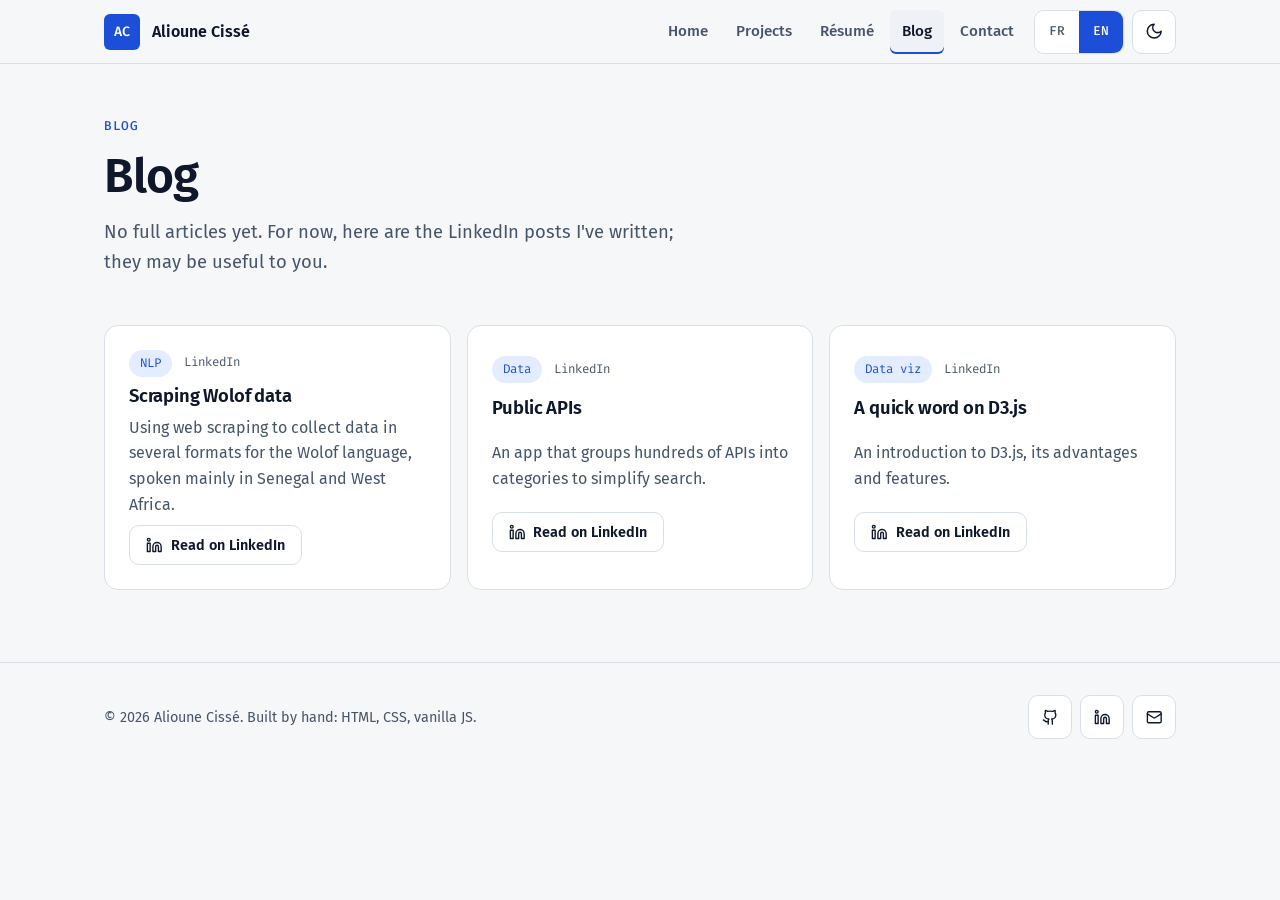
<file: blogs.html>
<!DOCTYPE html>
<html lang="fr" data-theme="light">
<head>
  <meta charset="UTF-8">
  <meta name="viewport" content="width=device-width, initial-scale=1">
  <title data-i18n="title.blog">Blog — Alioune Cissé</title>
  <meta name="description" content="Publications d'Alioune Cissé sur le webscraping, les APIs publiques et D3.js.">
  <meta name="theme-color" content="#f6f7f9">
  <script>
    (function () {
      var t = null; try { t = localStorage.getItem("theme"); } catch (e) {}
      if (!t) t = window.matchMedia && matchMedia("(prefers-color-scheme: dark)").matches ? "dark" : "light";
      document.documentElement.setAttribute("data-theme", t);
    })();
  </script>
  <link rel="preconnect" href="https://fonts.googleapis.com">
  <link rel="preconnect" href="https://fonts.gstatic.com" crossorigin>
  <link rel="stylesheet" href="https://fonts.googleapis.com/css2?family=Fira+Code:wght@400;500;600&family=Fira+Sans:wght@400;500;600&display=swap">
  <link rel="stylesheet" href="css/style.css">
  <script async src="https://www.googletagmanager.com/gtag/js?id=G-WHPZN4WTHK"></script>
  <script>
    window.dataLayer = window.dataLayer || [];
    function gtag(){dataLayer.push(arguments);}
    gtag('js', new Date());
    gtag('config', 'G-WHPZN4WTHK');
  </script>
</head>
<body>
  <a class="skip-link" href="#main" data-i18n="skip">Aller au contenu</a>

  <header class="site-header">
    <div class="wrap">
      <a class="brand" href="index.html" aria-label="Alioune Cissé">
        <span class="brand-mark" aria-hidden="true">AC</span>
        <span class="brand-name">Alioune Cissé</span>
      </a>
      <nav class="nav" aria-label="Navigation principale" data-i18n-attr="aria-label:nav.main">
        <div class="nav-links">
          <a href="index.html" data-i18n="nav.home">Accueil</a>
          <a href="portfolio.html" data-i18n="nav.projects">Projets</a>
          <a href="cv.html" data-i18n="nav.cv">CV</a>
          <a href="blogs.html" aria-current="page" data-i18n="nav.blog">Blog</a>
          <a href="index.html#contact" data-i18n="nav.contact">Contact</a>
        </div>
        <div class="seg" role="group" aria-label="Langue" data-i18n-attr="aria-label:ui.lang">
          <button type="button" data-lang="fr" aria-pressed="true" lang="fr">FR</button>
          <button type="button" data-lang="en" aria-pressed="false" lang="en">EN</button>
        </div>
        <button type="button" class="btn-icon theme-toggle" aria-label="Basculer entre thème clair et sombre" data-i18n-attr="aria-label:ui.theme"></button>
        <button type="button" class="menu-btn" aria-expanded="false" aria-controls="mobile-menu" aria-label="Menu" data-i18n-attr="aria-label:nav.menu"><svg class="icon" viewBox="0 0 24 24" aria-hidden="true"></svg></button>
      </nav>
    </div>
    <div class="mobile-menu" id="mobile-menu">
      <a href="index.html" data-i18n="nav.home">Accueil</a>
      <a href="portfolio.html" data-i18n="nav.projects">Projets</a>
      <a href="cv.html" data-i18n="nav.cv">CV</a>
      <a href="blogs.html" aria-current="page" data-i18n="nav.blog">Blog</a>
      <a href="index.html#contact" data-i18n="nav.contact">Contact</a>
    </div>
  </header>

  <main id="main">
    <div class="wrap">
      <div class="page-head">
        <p class="eyebrow" data-i18n="nav.blog">Blog</p>
        <h1 data-i18n="blog.h1">Blog</h1>
        <p class="lead" data-i18n="blog.lead">Pas encore d'articles complets. Voici en attendant les publications LinkedIn que j'ai écrites ; elles pourraient vous être utiles.</p>
      </div>
      <section class="section" style="padding-top:var(--s6)" aria-label="Blog">
        <div class="grid grid-3">
        <article class="card post">
          <div class="meta"><span class="chip chip-accent">NLP</span><span>LinkedIn</span></div>
          <h3><a href="https://www.linkedin.com/posts/alioune-cisse-a811a416b_ia-saeznaezgal-wolofs-activity-6928353480084471808-L5K1" target="_blank" rel="noopener" data-i18n="b1.t">Webscraping de données wolof</a></h3>
          <p data-i18n="b1.d">Utilisation du webscraping pour collecter des données de différents formats de la langue wolof, parlée en Afrique de l'Ouest, principalement au Sénégal.</p>
          <div><a class="btn btn-sm" href="https://www.linkedin.com/posts/alioune-cisse-a811a416b_ia-saeznaezgal-wolofs-activity-6928353480084471808-L5K1" target="_blank" rel="noopener" data-icon="linkedin"><span data-i18n="blog.read">Lire sur LinkedIn</span></a></div>
        </article>
        <article class="card post">
          <div class="meta"><span class="chip chip-accent">Data</span><span>LinkedIn</span></div>
          <h3><a href="https://www.linkedin.com/posts/alioune-cisse-a811a416b_api-data-python-activity-6977930952748498944--QiF" target="_blank" rel="noopener" data-i18n="b2.t">APIs publiques</a></h3>
          <p data-i18n="b2.d">Application qui regroupe des centaines d'APIs en catégories pour simplifier la recherche.</p>
          <div><a class="btn btn-sm" href="https://www.linkedin.com/posts/alioune-cisse-a811a416b_api-data-python-activity-6977930952748498944--QiF" target="_blank" rel="noopener" data-icon="linkedin"><span data-i18n="blog.read">Lire sur LinkedIn</span></a></div>
        </article>
        <article class="card post">
          <div class="meta"><span class="chip chip-accent">Data viz</span><span>LinkedIn</span></div>
          <h3><a href="https://www.linkedin.com/posts/alioune-cisse-a811a416b_javascript-d3js-activity-6991422863425626113--kMN" target="_blank" rel="noopener" data-i18n="b3.t">Parlons un peu de D3.js</a></h3>
          <p data-i18n="b3.d">Introduction à D3.js, ses avantages et ses fonctionnalités.</p>
          <div><a class="btn btn-sm" href="https://www.linkedin.com/posts/alioune-cisse-a811a416b_javascript-d3js-activity-6991422863425626113--kMN" target="_blank" rel="noopener" data-icon="linkedin"><span data-i18n="blog.read">Lire sur LinkedIn</span></a></div>
        </article>
        </div>
      </section>
    </div>
  </main>

  <footer class="site-footer">
    <div class="wrap">
      <span data-i18n="footer.copy">© 2026 Alioune Cissé. Fait main : HTML, CSS, JS natif.</span>
      <span class="socials">
        <a class="btn-icon" href="https://github.com/Alioune-Cisse/" target="_blank" rel="noopener" aria-label="GitHub" data-icon="github"></a>
        <a class="btn-icon" href="https://www.linkedin.com/in/alioune-cisse-a811a416b/" target="_blank" rel="noopener" aria-label="LinkedIn" data-icon="linkedin"></a>
        <a class="btn-icon" href="mailto:cissealioune.sn@gmail.com" aria-label="Email" data-icon="mail"></a>
      </span>
    </div>
  </footer>

  <script src="js/i18n.js"></script>
  <script src="js/main.js"></script>
</body>
</html>
</file>
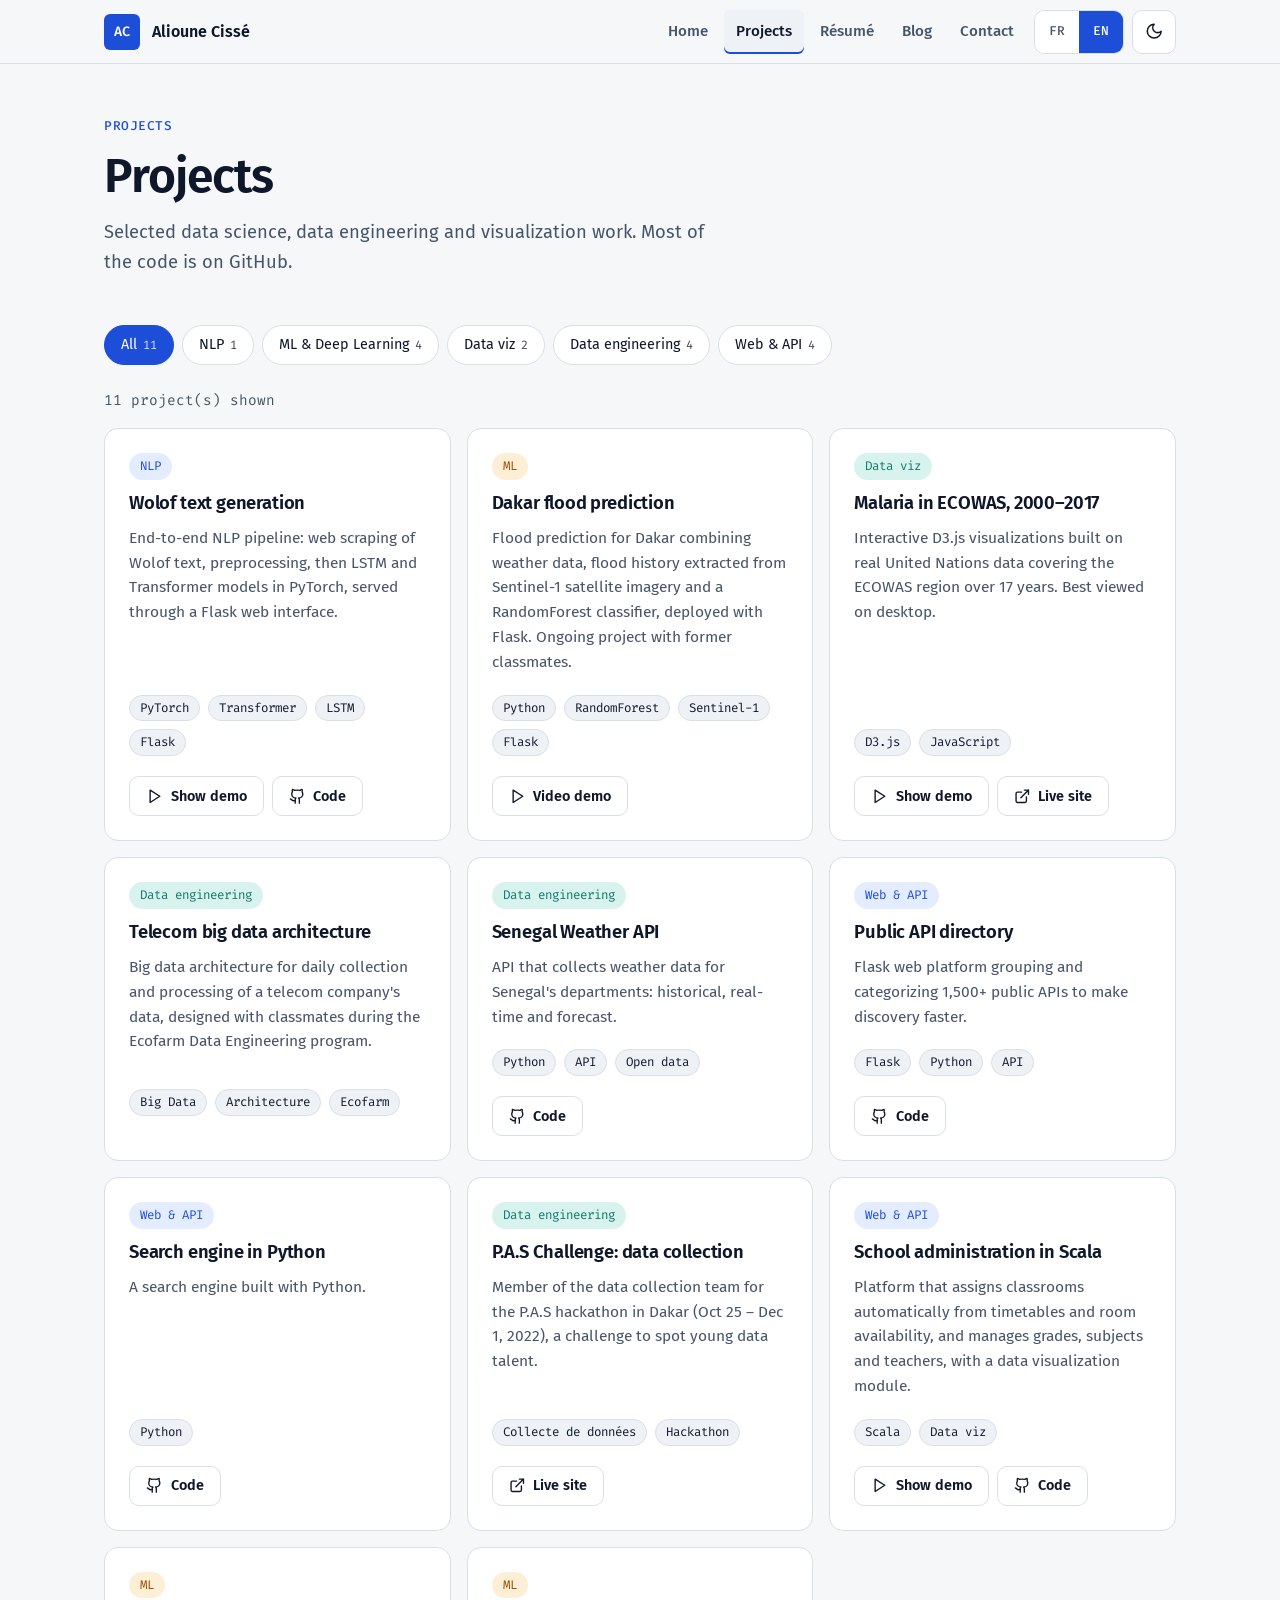
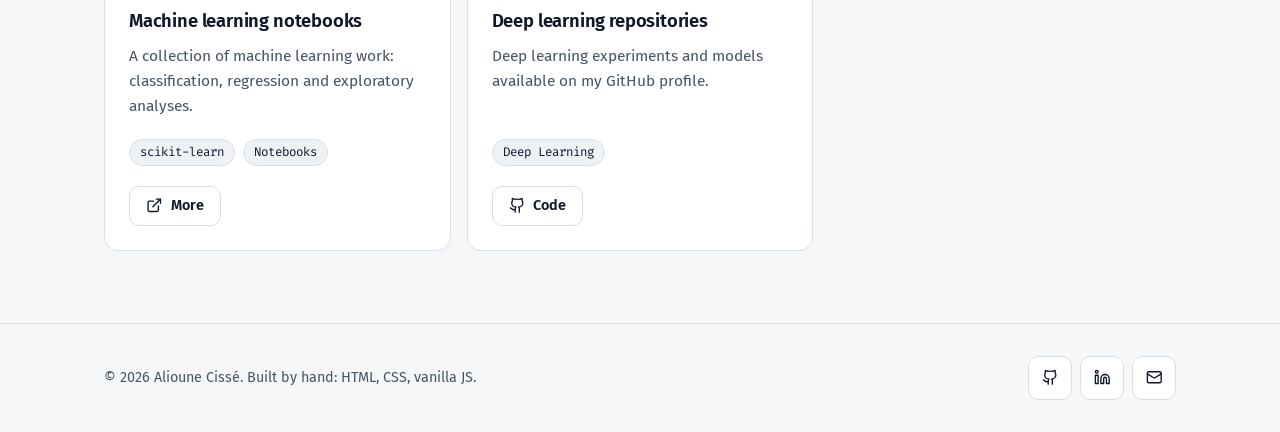
<file: portfolio.html>
<!DOCTYPE html>
<html lang="fr" data-theme="light">
<head>
  <meta charset="UTF-8">
  <meta name="viewport" content="width=device-width, initial-scale=1">
  <title data-i18n="title.projects">Projets — Alioune Cissé</title>
  <meta name="description" content="Projets de data science, machine learning, NLP et data engineering d'Alioune Cissé.">
  <meta name="theme-color" content="#f6f7f9">
  <script>
    (function () {
      var t = null; try { t = localStorage.getItem("theme"); } catch (e) {}
      if (!t) t = window.matchMedia && matchMedia("(prefers-color-scheme: dark)").matches ? "dark" : "light";
      document.documentElement.setAttribute("data-theme", t);
    })();
  </script>
  <link rel="preconnect" href="https://fonts.googleapis.com">
  <link rel="preconnect" href="https://fonts.gstatic.com" crossorigin>
  <link rel="stylesheet" href="https://fonts.googleapis.com/css2?family=Fira+Code:wght@400;500;600&family=Fira+Sans:wght@400;500;600&display=swap">
  <link rel="stylesheet" href="css/style.css">
  <script async src="https://www.googletagmanager.com/gtag/js?id=G-WHPZN4WTHK"></script>
  <script>
    window.dataLayer = window.dataLayer || [];
    function gtag(){dataLayer.push(arguments);}
    gtag('js', new Date());
    gtag('config', 'G-WHPZN4WTHK');
  </script>
</head>
<body>
  <a class="skip-link" href="#main" data-i18n="skip">Aller au contenu</a>

  <header class="site-header">
    <div class="wrap">
      <a class="brand" href="index.html" aria-label="Alioune Cissé">
        <span class="brand-mark" aria-hidden="true">AC</span>
        <span class="brand-name">Alioune Cissé</span>
      </a>
      <nav class="nav" aria-label="Navigation principale" data-i18n-attr="aria-label:nav.main">
        <div class="nav-links">
          <a href="index.html" data-i18n="nav.home">Accueil</a>
          <a href="portfolio.html" aria-current="page" data-i18n="nav.projects">Projets</a>
          <a href="cv.html" data-i18n="nav.cv">CV</a>
          <a href="blogs.html" data-i18n="nav.blog">Blog</a>
          <a href="index.html#contact" data-i18n="nav.contact">Contact</a>
        </div>
        <div class="seg" role="group" aria-label="Langue" data-i18n-attr="aria-label:ui.lang">
          <button type="button" data-lang="fr" aria-pressed="true" lang="fr">FR</button>
          <button type="button" data-lang="en" aria-pressed="false" lang="en">EN</button>
        </div>
        <button type="button" class="btn-icon theme-toggle" aria-label="Basculer entre thème clair et sombre" data-i18n-attr="aria-label:ui.theme"></button>
        <button type="button" class="menu-btn" aria-expanded="false" aria-controls="mobile-menu" aria-label="Menu" data-i18n-attr="aria-label:nav.menu"><svg class="icon" viewBox="0 0 24 24" aria-hidden="true"></svg></button>
      </nav>
    </div>
    <div class="mobile-menu" id="mobile-menu">
      <a href="index.html" data-i18n="nav.home">Accueil</a>
      <a href="portfolio.html" aria-current="page" data-i18n="nav.projects">Projets</a>
      <a href="cv.html" data-i18n="nav.cv">CV</a>
      <a href="blogs.html" data-i18n="nav.blog">Blog</a>
      <a href="index.html#contact" data-i18n="nav.contact">Contact</a>
    </div>
  </header>

  <main id="main">
    <div class="wrap">
      <div class="page-head">
        <p class="eyebrow" data-i18n="nav.projects">Projets</p>
        <h1 data-i18n="proj.h1">Projets</h1>
        <p class="lead" data-i18n="proj.lead">Une sélection de travaux en data science, data engineering et visualisation. La plupart du code est sur GitHub.</p>
      </div>
      <section class="section" style="padding-top:var(--s6)" aria-label="Projets">
        <div class="filters" role="group" aria-label="Filtres">
          <button type="button" data-filter="all" aria-pressed="false"><span data-i18n="f.all">Tous</span><span class="count"></span></button>
          <button type="button" data-filter="nlp" aria-pressed="false"><span data-i18n="f.nlp">NLP</span><span class="count"></span></button>
          <button type="button" data-filter="ml" aria-pressed="false"><span data-i18n="f.ml">ML &amp; Deep Learning</span><span class="count"></span></button>
          <button type="button" data-filter="viz" aria-pressed="false"><span data-i18n="f.viz">Data viz</span><span class="count"></span></button>
          <button type="button" data-filter="eng" aria-pressed="false"><span data-i18n="f.eng">Data engineering</span><span class="count"></span></button>
          <button type="button" data-filter="web" aria-pressed="false"><span data-i18n="f.web">Web &amp; API</span><span class="count"></span></button>
        </div>
        <p class="result-note" id="result-note" aria-live="polite"><span>0</span> <span data-i18n="proj.count">projets affichés</span></p>
        <div class="grid grid-3">
        <article class="card project" data-cat="nlp ml">
          <div class="project-top"><span class="chip chip-accent">NLP</span></div>
          <h3 data-i18n="p.wolof.t">Génération de texte en wolof</h3>
          <p data-i18n="p.wolof.d">Pipeline NLP complet : scraping de textes wolof, prétraitement, puis modèles LSTM et Transformer sous PyTorch, servis via une interface web Flask.</p>
          <div class="demo-box" id="demo-wolof" hidden><img data-src="me/wolof.gif" alt="" loading="lazy"></div>
          <div class="chips"><span class="chip">PyTorch</span><span class="chip">Transformer</span><span class="chip">LSTM</span><span class="chip">Flask</span></div>
          <div class="project-links"><button type="button" class="btn btn-sm" data-demo="demo-wolof" aria-expanded="false" aria-controls="demo-wolof" data-icon="play"><span data-i18n="proj.demo">Voir la démo</span></button><a class="btn btn-sm" href="https://github.com/Alioune-Cisse/pytorch-wolof-text-generator" target="_blank" rel="noopener" data-icon="github"><span data-i18n="proj.code">Code</span></a></div>
        </article>
        <article class="card project" data-cat="ml">
          <div class="project-top"><span class="chip chip-amber">ML</span></div>
          <h3 data-i18n="p.flood.t">Prédiction des inondations à Dakar</h3>
          <p data-i18n="p.flood.d">Prédiction des inondations de Dakar à partir de données météo, de l'historique extrait des images satellites Sentinel-1 et d'un RandomForest, déployé avec Flask. Projet en cours avec d'anciens camarades.</p>
          
          <div class="chips"><span class="chip">Python</span><span class="chip">RandomForest</span><span class="chip">Sentinel-1</span><span class="chip">Flask</span></div>
          <div class="project-links"><a class="btn btn-sm" href="https://youtu.be/dHzBLipXeIM" target="_blank" rel="noopener" data-icon="play"><span data-i18n="proj.video">Démo vidéo</span></a></div>
        </article>
        <article class="card project" data-cat="viz">
          <div class="project-top"><span class="chip chip-teal">Data viz</span></div>
          <h3 data-i18n="p.malaria.t">Paludisme en CEDEAO, 2000–2017</h3>
          <p data-i18n="p.malaria.d">Visualisations interactives D3.js sur des données réelles des Nations unies couvrant l'espace CEDEAO pendant 17 ans. À consulter sur ordinateur.</p>
          <div class="demo-box" id="demo-malaria" hidden><img data-src="me/malaria.gif" alt="" loading="lazy"></div>
          <div class="chips"><span class="chip">D3.js</span><span class="chip">JavaScript</span></div>
          <div class="project-links"><button type="button" class="btn btn-sm" data-demo="demo-malaria" aria-expanded="false" aria-controls="demo-malaria" data-icon="play"><span data-i18n="proj.demo">Voir la démo</span></button><a class="btn btn-sm" href="https://ecowas-malaria.github.io" target="_blank" rel="noopener" data-icon="external"><span data-i18n="proj.live">Site en ligne</span></a></div>
        </article>
        <article class="card project" data-cat="eng">
          <div class="project-top"><span class="chip chip-teal">Data engineering</span></div>
          <h3 data-i18n="p.telecom.t">Architecture big data télécom</h3>
          <p data-i18n="p.telecom.d">Architecture big data pour la collecte et le traitement quotidiens des données d'une entreprise télécom, conçue avec des camarades pendant la formation Ecofarm Data Engineering.</p>
          
          <div class="chips"><span class="chip">Big Data</span><span class="chip">Architecture</span><span class="chip">Ecofarm</span></div>
          <div class="project-links"></div>
        </article>
        <article class="card project" data-cat="eng web">
          <div class="project-top"><span class="chip chip-teal">Data engineering</span></div>
          <h3 data-i18n="p.meteo.t">API Météo Sénégal</h3>
          <p data-i18n="p.meteo.d">API de collecte de données météorologiques des départements du Sénégal : historiques, temps réel et prévisions.</p>
          
          <div class="chips"><span class="chip">Python</span><span class="chip">API</span><span class="chip">Open data</span></div>
          <div class="project-links"><a class="btn btn-sm" href="https://github.com/Alioune-Cisse/api-meteo-senegal" target="_blank" rel="noopener" data-icon="github"><span data-i18n="proj.code">Code</span></a></div>
        </article>
        <article class="card project" data-cat="web eng">
          <div class="project-top"><span class="chip chip-accent">Web & API</span></div>
          <h3 data-i18n="p.public.t">Annuaire d'APIs publiques</h3>
          <p data-i18n="p.public.d">Plateforme web Flask qui regroupe et catégorise plus de 1 500 APIs publiques pour faciliter la recherche.</p>
          
          <div class="chips"><span class="chip">Flask</span><span class="chip">Python</span><span class="chip">API</span></div>
          <div class="project-links"><a class="btn btn-sm" href="https://github.com/Alioune-Cisse/public-api" target="_blank" rel="noopener" data-icon="github"><span data-i18n="proj.code">Code</span></a></div>
        </article>
        <article class="card project" data-cat="web">
          <div class="project-top"><span class="chip chip-accent">Web & API</span></div>
          <h3 data-i18n="p.search.t">Moteur de recherche en Python</h3>
          <p data-i18n="p.search.d">Un moteur de recherche construit avec Python.</p>
          
          <div class="chips"><span class="chip">Python</span></div>
          <div class="project-links"><a class="btn btn-sm" href="https://github.com/Alioune-Cisse/Search-Engine" target="_blank" rel="noopener" data-icon="github"><span data-i18n="proj.code">Code</span></a></div>
        </article>
        <article class="card project" data-cat="eng">
          <div class="project-top"><span class="chip chip-teal">Data engineering</span></div>
          <h3 data-i18n="p.pas.t">P.A.S Challenge : collecte de données</h3>
          <p data-i18n="p.pas.d">Membre de l'équipe de collecte de données du hackathon P.A.S à Dakar (25 octobre – 1er décembre 2022), un challenge pour repérer de jeunes talents data.</p>
          
          <div class="chips"><span class="chip">Collecte de données</span><span class="chip">Hackathon</span></div>
          <div class="project-links"><a class="btn btn-sm" href="https://www.ias.sn/pas" target="_blank" rel="noopener" data-icon="external"><span data-i18n="proj.live">Site en ligne</span></a></div>
        </article>
        <article class="card project" data-cat="web viz">
          <div class="project-top"><span class="chip chip-accent">Web & API</span></div>
          <h3 data-i18n="p.scala.t">Gestion administrative en Scala</h3>
          <p data-i18n="p.scala.d">Plateforme d'attribution automatique des salles selon les emplois du temps et les disponibilités, qui gère aussi notes, matières et professeurs, avec un module de visualisation.</p>
          <div class="demo-box" id="demo-scala" hidden><img data-src="me/scala.gif" alt="" loading="lazy"></div>
          <div class="chips"><span class="chip">Scala</span><span class="chip">Data viz</span></div>
          <div class="project-links"><button type="button" class="btn btn-sm" data-demo="demo-scala" aria-expanded="false" aria-controls="demo-scala" data-icon="play"><span data-i18n="proj.demo">Voir la démo</span></button><a class="btn btn-sm" href="https://github.com/Alioune-Cisse/scala_uvs_jar" target="_blank" rel="noopener" data-icon="github"><span data-i18n="proj.code">Code</span></a></div>
        </article>
        <article class="card project" data-cat="ml">
          <div class="project-top"><span class="chip chip-amber">ML</span></div>
          <h3 data-i18n="p.ml.t">Notebooks de machine learning</h3>
          <p data-i18n="p.ml.d">Une collection de travaux de machine learning : classification, régression et analyses exploratoires.</p>
          
          <div class="chips"><span class="chip">scikit-learn</span><span class="chip">Notebooks</span></div>
          <div class="project-links"><a class="btn btn-sm" href="https://drive.google.com/drive/folders/1VpbJmyui8VDgubk70tpUgmXndG5Qocus?usp=sharing" target="_blank" rel="noopener" data-icon="external"><span data-i18n="proj.more">Plus</span></a></div>
        </article>
        <article class="card project" data-cat="ml">
          <div class="project-top"><span class="chip chip-amber">ML</span></div>
          <h3 data-i18n="p.dl.t">Dépôts de deep learning</h3>
          <p data-i18n="p.dl.d">Expériences et modèles de deep learning disponibles sur mon profil GitHub.</p>
          
          <div class="chips"><span class="chip">Deep Learning</span></div>
          <div class="project-links"><a class="btn btn-sm" href="https://github.com/Alioune-Cisse" target="_blank" rel="noopener" data-icon="github"><span data-i18n="proj.code">Code</span></a></div>
        </article>
        </div>
      </section>
    </div>
  </main>

  <footer class="site-footer">
    <div class="wrap">
      <span data-i18n="footer.copy">© 2026 Alioune Cissé. Fait main : HTML, CSS, JS natif.</span>
      <span class="socials">
        <a class="btn-icon" href="https://github.com/Alioune-Cisse/" target="_blank" rel="noopener" aria-label="GitHub" data-icon="github"></a>
        <a class="btn-icon" href="https://www.linkedin.com/in/alioune-cisse-a811a416b/" target="_blank" rel="noopener" aria-label="LinkedIn" data-icon="linkedin"></a>
        <a class="btn-icon" href="mailto:cissealioune.sn@gmail.com" aria-label="Email" data-icon="mail"></a>
      </span>
    </div>
  </footer>

  <script src="js/i18n.js"></script>
  <script src="js/main.js"></script>
</body>
</html>
</file>
<file: css/style.css>
/* ==========================================================================
   Alioune Cisse — portfolio
   Flat surfaces, semantic tokens, light + dark. No gradients.
   Type: Fira Sans (text) + Fira Code (data labels).
   ========================================================================== */

:root {
  --bg: #f6f7f9;
  --surface: #ffffff;
  --surface-2: #eef1f5;
  --text: #0f172a;
  --muted: #475569;
  --border: #d9dfe7;
  --accent: #1d4ed8;
  --on-accent: #ffffff;
  --accent-soft: #e4ecff;
  --amber: #a14d00;
  --amber-soft: #fdeed6;
  --teal: #0f766e;
  --teal-soft: #d8f2ee;
  --ring: #1d4ed8;

  --font-sans: "Fira Sans", system-ui, -apple-system, "Segoe UI", sans-serif;
  --font-mono: "Fira Code", ui-monospace, "SFMono-Regular", Consolas, monospace;

  --r-sm: 6px;
  --r-md: 10px;
  --r-lg: 14px;
  --s1: 4px; --s2: 8px; --s3: 12px; --s4: 16px; --s5: 24px; --s6: 32px; --s7: 48px; --s8: 72px;
  --wrap: 1120px;
  --header-h: 64px;
  --t: 160ms ease;
}

:root[data-theme="dark"] {
  --bg: #0d1117;
  --surface: #161b22;
  --surface-2: #1f262f;
  --text: #e6edf3;
  --muted: #9aa7b5;
  --border: #2d343e;
  --accent: #79b0ff;
  --on-accent: #0b1220;
  --accent-soft: #14233d;
  --amber: #f2b84b;
  --amber-soft: #2e2410;
  --teal: #4fd1c5;
  --teal-soft: #0f2a28;
  --ring: #79b0ff;
}

*, *::before, *::after { box-sizing: border-box; }
html { -webkit-text-size-adjust: 100%; scroll-behavior: smooth; scroll-padding-top: calc(var(--header-h) + 16px); }
body {
  margin: 0;
  background: var(--bg);
  color: var(--text);
  font-family: var(--font-sans);
  font-size: 1rem;
  line-height: 1.6;
  -webkit-font-smoothing: antialiased;
}
img, svg, canvas { display: block; max-width: 100%; }
a { color: var(--accent); text-underline-offset: 3px; }
a:hover { text-decoration-thickness: 2px; }
h1, h2, h3, h4 { line-height: 1.2; margin: 0 0 var(--s3); font-weight: 600; letter-spacing: -0.01em; text-wrap: balance; }
p { margin: 0 0 var(--s4); }
ul { margin: 0; padding: 0; list-style: none; }

:focus-visible { outline: 3px solid var(--ring); outline-offset: 2px; border-radius: var(--r-sm); }

.skip-link {
  position: absolute; left: var(--s4); top: -100px; z-index: 200;
  background: var(--accent); color: var(--on-accent); padding: var(--s2) var(--s4); border-radius: var(--r-sm);
}
.skip-link:focus { top: var(--s2); }

.wrap { width: 100%; max-width: var(--wrap); margin: 0 auto; padding: 0 var(--s4); }
@media (min-width: 768px) { .wrap { padding: 0 var(--s5); } }

.icon { width: 1.15em; height: 1.15em; flex: none; stroke: currentColor; fill: none; stroke-width: 2; stroke-linecap: round; stroke-linejoin: round; }

/* ---------- Header ---------- */
.site-header {
  position: sticky; top: 0; z-index: 100;
  background: var(--bg); border-bottom: 1px solid var(--border);
  height: var(--header-h);
}
.site-header .wrap { height: 100%; display: flex; align-items: center; gap: var(--s4); }
.brand {
  display: inline-flex; align-items: center; gap: var(--s3);
  color: var(--text); text-decoration: none; font-weight: 600; min-height: 44px;
}
.brand-mark {
  display: grid; place-items: center; width: 36px; height: 36px; border-radius: var(--r-sm);
  background: var(--accent); color: var(--on-accent); font-family: var(--font-mono); font-size: .85rem; font-weight: 600;
}
.brand-name { display: none; }
@media (min-width: 520px) { .brand-name { display: inline; } }

.nav { margin-left: auto; display: flex; align-items: center; gap: var(--s2); }
.nav-links { display: none; align-items: center; gap: var(--s1); }
.nav-links a {
  display: inline-flex; align-items: center; min-height: 44px; padding: 0 var(--s3);
  color: var(--muted); text-decoration: none; font-weight: 500; font-size: .95rem; border-radius: var(--r-sm);
  transition: color var(--t), background var(--t);
}
.nav-links a:hover { color: var(--text); background: var(--surface-2); }
.nav-links a[aria-current="page"] { color: var(--text); background: var(--surface-2); box-shadow: inset 0 -2px 0 var(--accent); }
@media (min-width: 880px) { .nav-links { display: flex; } .menu-btn { display: none !important; } }

.btn-icon, .seg button, .menu-btn {
  font: inherit; cursor: pointer; color: var(--text);
  background: var(--surface); border: 1px solid var(--border);
  transition: background var(--t), border-color var(--t), color var(--t);
}
.btn-icon, .menu-btn {
  width: 44px; height: 44px; display: inline-grid; place-items: center; border-radius: var(--r-md);
}
.btn-icon:hover, .menu-btn:hover, .seg button:hover { background: var(--surface-2); }
.seg { display: inline-flex; border: 1px solid var(--border); border-radius: var(--r-md); overflow: hidden; background: var(--surface); }
.seg button {
  border: 0; border-radius: 0; min-width: 44px; height: 42px; padding: 0 var(--s3);
  font-family: var(--font-mono); font-size: .8rem; font-weight: 500; color: var(--muted);
}
.seg button[aria-pressed="true"] { background: var(--accent); color: var(--on-accent); }
.theme-toggle .i-sun { display: none; }
:root[data-theme="dark"] .theme-toggle .i-sun { display: block; }
:root[data-theme="dark"] .theme-toggle .i-moon { display: none; }

.mobile-menu {
  display: none; position: absolute; left: 0; right: 0; top: var(--header-h);
  background: var(--bg); border-bottom: 1px solid var(--border); padding: var(--s3) var(--s4) var(--s4);
}
.mobile-menu.open { display: block; }
.mobile-menu a {
  display: flex; align-items: center; min-height: 48px; padding: 0 var(--s3);
  color: var(--text); text-decoration: none; font-weight: 500; border-radius: var(--r-sm);
}
.mobile-menu a:hover, .mobile-menu a[aria-current="page"] { background: var(--surface-2); }
@media (min-width: 880px) { .mobile-menu { display: none !important; } }

/* ---------- Layout primitives ---------- */
main { display: block; }
.section { padding: var(--s8) 0 0; }
.section:last-of-type { padding-bottom: var(--s8); }
.eyebrow {
  display: inline-flex; align-items: center; gap: var(--s2);
  font-family: var(--font-mono); font-size: .8rem; font-weight: 500; letter-spacing: .04em; text-transform: uppercase;
  color: var(--accent); margin-bottom: var(--s3);
}
.section-head { max-width: 640px; margin-bottom: var(--s6); }
.section-head h2 { font-size: clamp(1.6rem, 3.2vw, 2.1rem); }
.section-head p { color: var(--muted); margin: 0; }
.lead { font-size: 1.15rem; color: var(--muted); max-width: 60ch; }

.card {
  background: var(--surface); border: 1px solid var(--border); border-radius: var(--r-lg);
  padding: var(--s5);
}
.grid { display: grid; gap: var(--s4); }
@media (min-width: 720px) { .grid-2 { grid-template-columns: repeat(2, 1fr); } .grid-3 { grid-template-columns: repeat(3, 1fr); } }
@media (min-width: 720px) and (max-width: 1000px) { .grid-3 { grid-template-columns: repeat(2, 1fr); } }

/* ---------- Buttons ---------- */
.btn {
  display: inline-flex; align-items: center; justify-content: center; gap: var(--s2);
  min-height: 46px; padding: 0 var(--s5); border-radius: var(--r-md);
  font: inherit; font-weight: 600; text-decoration: none; cursor: pointer;
  border: 1px solid var(--border); background: var(--surface); color: var(--text);
  transition: background var(--t), border-color var(--t), transform var(--t);
}
.btn:hover { background: var(--surface-2); text-decoration: none; }
.btn:active { transform: translateY(1px); }
.btn-primary { background: var(--accent); border-color: var(--accent); color: var(--on-accent); }
.btn-primary:hover { background: var(--accent); filter: brightness(1.08); }
.btn-sm { min-height: 40px; padding: 0 var(--s4); font-size: .9rem; }
.btn[disabled] { opacity: .55; cursor: not-allowed; }

/* ---------- Chips / tags ---------- */
.chips { display: flex; flex-wrap: wrap; gap: var(--s2); }
.chip {
  display: inline-flex; align-items: center; gap: 6px; padding: 3px 10px; border-radius: 999px;
  background: var(--surface-2); color: var(--text); border: 1px solid var(--border);
  font-family: var(--font-mono); font-size: .78rem; line-height: 1.5;
}
.chip-accent { background: var(--accent-soft); border-color: transparent; color: var(--accent); }
.chip-amber { background: var(--amber-soft); border-color: transparent; color: var(--amber); }
.chip-teal { background: var(--teal-soft); border-color: transparent; color: var(--teal); }
.status-dot { width: 8px; height: 8px; border-radius: 50%; background: var(--teal); flex: none; }

/* ---------- Hero ---------- */
.hero { padding: var(--s7) 0 0; }
.hero-grid { display: grid; gap: var(--s6); align-items: center; }
@media (min-width: 960px) { .hero { padding-top: var(--s8); } .hero-grid { grid-template-columns: 1.15fr 1fr; gap: var(--s7); } }
.hero h1 { font-size: clamp(2.2rem, 5.4vw, 3.6rem); margin-bottom: var(--s4); letter-spacing: -0.025em; }
.hero h1 .hl { color: var(--accent); }
.hero-actions { display: flex; flex-wrap: wrap; gap: var(--s3); margin: var(--s5) 0; }
.hero-meta { display: flex; flex-wrap: wrap; gap: var(--s2); }

.plot-card { padding: 0; overflow: hidden; }
.plot-bar {
  display: flex; align-items: center; justify-content: space-between; gap: var(--s3);
  padding: var(--s3) var(--s4); border-bottom: 1px solid var(--border);
  font-family: var(--font-mono); font-size: .78rem; color: var(--muted);
}
.plot-bar .dots { display: inline-flex; gap: 6px; }
.plot-bar .dots i { width: 10px; height: 10px; border-radius: 50%; background: var(--border); }
#plot { width: 100%; height: auto; aspect-ratio: 5 / 4; background: var(--surface); }
.plot-legend { display: flex; flex-wrap: wrap; gap: var(--s2) var(--s4); padding: var(--s3) var(--s4); border-top: 1px solid var(--border); font-family: var(--font-mono); font-size: .78rem; color: var(--muted); }
.plot-legend span { display: inline-flex; align-items: center; gap: 6px; }
.plot-legend i { width: 10px; height: 10px; border-radius: 50%; }

.stats { display: grid; gap: var(--s3); grid-template-columns: repeat(2, 1fr); margin-top: var(--s7); }
@media (min-width: 720px) { .stats { grid-template-columns: repeat(4, 1fr); } }
.stat { background: var(--surface); border: 1px solid var(--border); border-radius: var(--r-md); padding: var(--s4); }
.stat b { display: block; font-family: var(--font-mono); font-size: 1.6rem; font-weight: 600; font-variant-numeric: tabular-nums; }
.stat span { color: var(--muted); font-size: .9rem; }

/* ---------- About ---------- */
.about-grid { display: grid; gap: var(--s6); }
@media (min-width: 860px) { .about-grid { grid-template-columns: 280px 1fr; align-items: start; } }
.portrait { width: 160px; height: 160px; object-fit: cover; border-radius: var(--r-lg); border: 1px solid var(--border); margin-bottom: var(--s4); }
.facts { display: grid; gap: var(--s3); }
.facts li { display: flex; gap: var(--s3); align-items: flex-start; color: var(--muted); font-size: .95rem; }
.facts .icon { margin-top: 3px; color: var(--accent); }

/* ---------- Skills ---------- */
.skill-card h3 { font-size: 1.05rem; display: flex; align-items: center; gap: var(--s2); }
.skill-card h3 .tag { font-family: var(--font-mono); font-size: .75rem; color: var(--muted); font-weight: 500; }
.skill-card .chips { margin-top: var(--s3); }

/* ---------- Project cards ---------- */
.project { display: flex; flex-direction: column; gap: var(--s3); }
.project h3 { font-size: 1.15rem; margin: 0; }
.project p { color: var(--muted); margin: 0; font-size: .97rem; }
.project .chips { margin-top: auto; padding-top: var(--s2); }
.project-links { display: flex; flex-wrap: wrap; gap: var(--s2); padding-top: var(--s2); }
.project-top { display: flex; justify-content: space-between; gap: var(--s3); align-items: center; }
.demo-box { border-radius: var(--r-md); border: 1px solid var(--border); background: var(--surface-2); overflow: hidden; }
.demo-box img { width: 100%; height: auto; }
.demo-box[hidden] { display: none; }

.filters { display: flex; flex-wrap: wrap; gap: var(--s2); margin-bottom: var(--s5); }
.filters button {
  font: inherit; font-size: .9rem; cursor: pointer; min-height: 40px; padding: 0 var(--s4);
  border-radius: 999px; border: 1px solid var(--border); background: var(--surface); color: var(--text);
  transition: background var(--t), color var(--t), border-color var(--t);
}
.filters button:hover { background: var(--surface-2); }
.filters button[aria-pressed="true"] { background: var(--accent); border-color: var(--accent); color: var(--on-accent); }
.filters .count { font-family: var(--font-mono); font-size: .75rem; opacity: .8; margin-left: 6px; }
.result-note { color: var(--muted); font-size: .9rem; margin-bottom: var(--s4); font-family: var(--font-mono); }

.page-head { padding: var(--s7) 0 0; }
.page-head h1 { font-size: clamp(2rem, 4.5vw, 3rem); letter-spacing: -0.02em; }

/* ---------- Blog list ---------- */
.post { display: grid; gap: var(--s2); }
.post h3 { font-size: 1.15rem; margin: 0; }
.post h3 a { color: var(--text); text-decoration: none; }
.post h3 a:hover { color: var(--accent); text-decoration: underline; }
.post p { color: var(--muted); margin: 0; }
.post .meta { font-family: var(--font-mono); font-size: .78rem; color: var(--muted); display: flex; gap: var(--s3); align-items: center; }

/* ---------- Contact ---------- */
.contact-grid { display: grid; gap: var(--s5); }
@media (min-width: 860px) { .contact-grid { grid-template-columns: 1fr 1.2fr; } }
.contact-list { display: grid; gap: var(--s2); }
.contact-list a {
  display: flex; align-items: center; gap: var(--s3); min-height: 48px; padding: 0 var(--s4);
  border: 1px solid var(--border); border-radius: var(--r-md); background: var(--surface);
  color: var(--text); text-decoration: none; transition: background var(--t), border-color var(--t);
  overflow-wrap: anywhere;
}
.contact-list a:hover { background: var(--surface-2); border-color: var(--accent); }
.contact-list .icon { color: var(--accent); }
.form { display: grid; gap: var(--s4); }
.field label { display: block; font-weight: 500; font-size: .92rem; margin-bottom: 6px; }
.field input, .field textarea {
  width: 100%; font: inherit; color: var(--text); background: var(--bg);
  border: 1px solid var(--border); border-radius: var(--r-md); padding: 12px 14px; min-height: 46px;
}
.field textarea { min-height: 130px; resize: vertical; }
.field input:focus, .field textarea:focus { outline: 3px solid var(--ring); outline-offset: 1px; border-color: var(--accent); }
.field .hint { font-size: .82rem; color: var(--muted); margin-top: 4px; }
.form-note { font-size: .85rem; color: var(--muted); margin: 0; }

/* ---------- Footer ---------- */
.site-footer { border-top: 1px solid var(--border); padding: var(--s6) 0; color: var(--muted); font-size: .9rem; }
.site-footer .wrap { display: flex; flex-wrap: wrap; justify-content: space-between; gap: var(--s3); align-items: center; }
.site-footer .socials { display: flex; gap: var(--s2); }

/* ---------- CV page ---------- */
.cv-layout { display: grid; gap: var(--s6); padding-top: var(--s6); padding-bottom: var(--s8); }
@media (min-width: 960px) { .cv-layout { grid-template-columns: 220px 1fr; gap: var(--s7); align-items: start; } }
.cv-toc { display: none; }
@media (min-width: 960px) {
  .cv-toc { display: block; position: sticky; top: calc(var(--header-h) + 24px); }
  .cv-toc a {
    display: block; padding: 8px 12px; margin-left: -2px; border-left: 2px solid var(--border);
    color: var(--muted); text-decoration: none; font-size: .92rem; font-weight: 500;
  }
  .cv-toc a:hover { color: var(--text); }
  .cv-toc a.active { color: var(--accent); border-left-color: var(--accent); }
  .cv-toc .btn { margin-top: var(--s4); width: 100%; }
}
.cv-sheet { display: grid; gap: var(--s6); min-width: 0; }
.cv-head { display: grid; gap: var(--s4); }
.cv-head .row { display: flex; flex-wrap: wrap; gap: var(--s5); align-items: center; }
.cv-head h1 { font-size: clamp(2rem, 4.5vw, 2.8rem); margin: 0; letter-spacing: -0.02em; }
.cv-head .role { font-size: 1.15rem; color: var(--accent); font-weight: 500; margin: 0; }
.cv-contact { display: flex; flex-wrap: wrap; gap: var(--s2) var(--s5); color: var(--muted); font-size: .92rem; }
.cv-contact a, .cv-contact span { display: inline-flex; align-items: center; gap: 8px; color: var(--muted); text-decoration: none; overflow-wrap: anywhere; }
.cv-contact a:hover { color: var(--accent); }
.cv-sec h2 { font-size: 1.05rem; font-family: var(--font-mono); font-weight: 600; text-transform: uppercase; letter-spacing: .06em; color: var(--muted); display: flex; align-items: center; gap: var(--s3); margin-bottom: var(--s4); }
.cv-sec h2::after { content: ""; flex: 1; height: 1px; background: var(--border); }

.timeline { display: grid; gap: var(--s4); }
.entry { display: grid; gap: var(--s2); padding: var(--s5); background: var(--surface); border: 1px solid var(--border); border-radius: var(--r-lg); }
@media (min-width: 720px) { .entry { grid-template-columns: 170px 1fr; gap: var(--s5); } }
.entry .when { font-family: var(--font-mono); font-size: .82rem; color: var(--muted); }
.entry .when b { display: block; color: var(--text); font-weight: 500; }
.entry h3 { margin: 0; font-size: 1.1rem; }
.entry .org { color: var(--accent); font-weight: 500; margin: 0 0 var(--s3); }
.entry ul { display: grid; gap: 6px; margin-bottom: var(--s3); }
.entry li { position: relative; padding-left: 18px; color: var(--muted); font-size: .96rem; }
.entry li::before { content: ""; position: absolute; left: 2px; top: .7em; width: 6px; height: 6px; border-radius: 1px; background: var(--accent); }
.entry .stack-label { font-family: var(--font-mono); font-size: .75rem; color: var(--muted); text-transform: uppercase; letter-spacing: .05em; margin: var(--s3) 0 6px; }

.lang-list { display: grid; gap: var(--s3); }
.lang-list li { display: flex; align-items: center; justify-content: space-between; gap: var(--s3); }
.lang-list .lvl { color: var(--muted); font-size: .9rem; }
.cert-list { display: grid; gap: var(--s3); }
.cert-list li { display: flex; gap: var(--s3); align-items: flex-start; }
.cert-list .icon { color: var(--amber); margin-top: 4px; }
.cert-list b { display: block; font-weight: 600; }
.cert-list span { color: var(--muted); font-size: .92rem; }

/* ---------- Reveal on scroll (progressive; content visible without JS) ---------- */
.js .reveal { opacity: 0; transform: translateY(10px); transition: opacity 320ms ease, transform 320ms ease; }
.js .reveal.in { opacity: 1; transform: none; }

@media (prefers-reduced-motion: reduce) {
  html { scroll-behavior: auto; }
  *, *::before, *::after { transition-duration: 0.01ms !important; animation-duration: 0.01ms !important; }
  .js .reveal { opacity: 1; transform: none; }
}

/* ---------- Print: the CV page prints as a clean one-column résumé ---------- */
@media print {
  :root, :root[data-theme="dark"] {
    --bg: #fff; --surface: #fff; --surface-2: #f1f3f6; --text: #111; --muted: #374151; --border: #cbd2db; --accent: #1d4ed8;
  }
  .site-header, .site-footer, .cv-toc, .no-print, .skip-link { display: none !important; }
  body { font-size: 10.5pt; }
  .cv-layout { display: block; padding: 0; }
  .cv-sheet { gap: 14pt; }
  .entry, .card { break-inside: avoid; border-color: #cbd2db; padding: 10pt; }
  .js .reveal { opacity: 1 !important; transform: none !important; }
  a { color: inherit; text-decoration: none; }
}

/* ---------- Home: experience list ---------- */
.xp-list { display: grid; border: 1px solid var(--border); border-radius: var(--r-lg); background: var(--surface); overflow: hidden; }
.xp {
  display: grid; gap: 4px; padding: var(--s4) var(--s5); text-decoration: none; color: var(--text);
  border-bottom: 1px solid var(--border); transition: background var(--t);
}
.xp:last-child { border-bottom: 0; }
.xp:hover { background: var(--surface-2); }
.xp b { display: block; font-weight: 600; }
.xp-org { display: block; color: var(--muted); font-size: .92rem; }
.xp-date, .xp-loc { font-family: var(--font-mono); font-size: .78rem; color: var(--muted); }
@media (min-width: 760px) { .xp { grid-template-columns: 200px 1fr 170px; align-items: center; gap: var(--s5); } .xp-loc { text-align: right; } }
</file>
